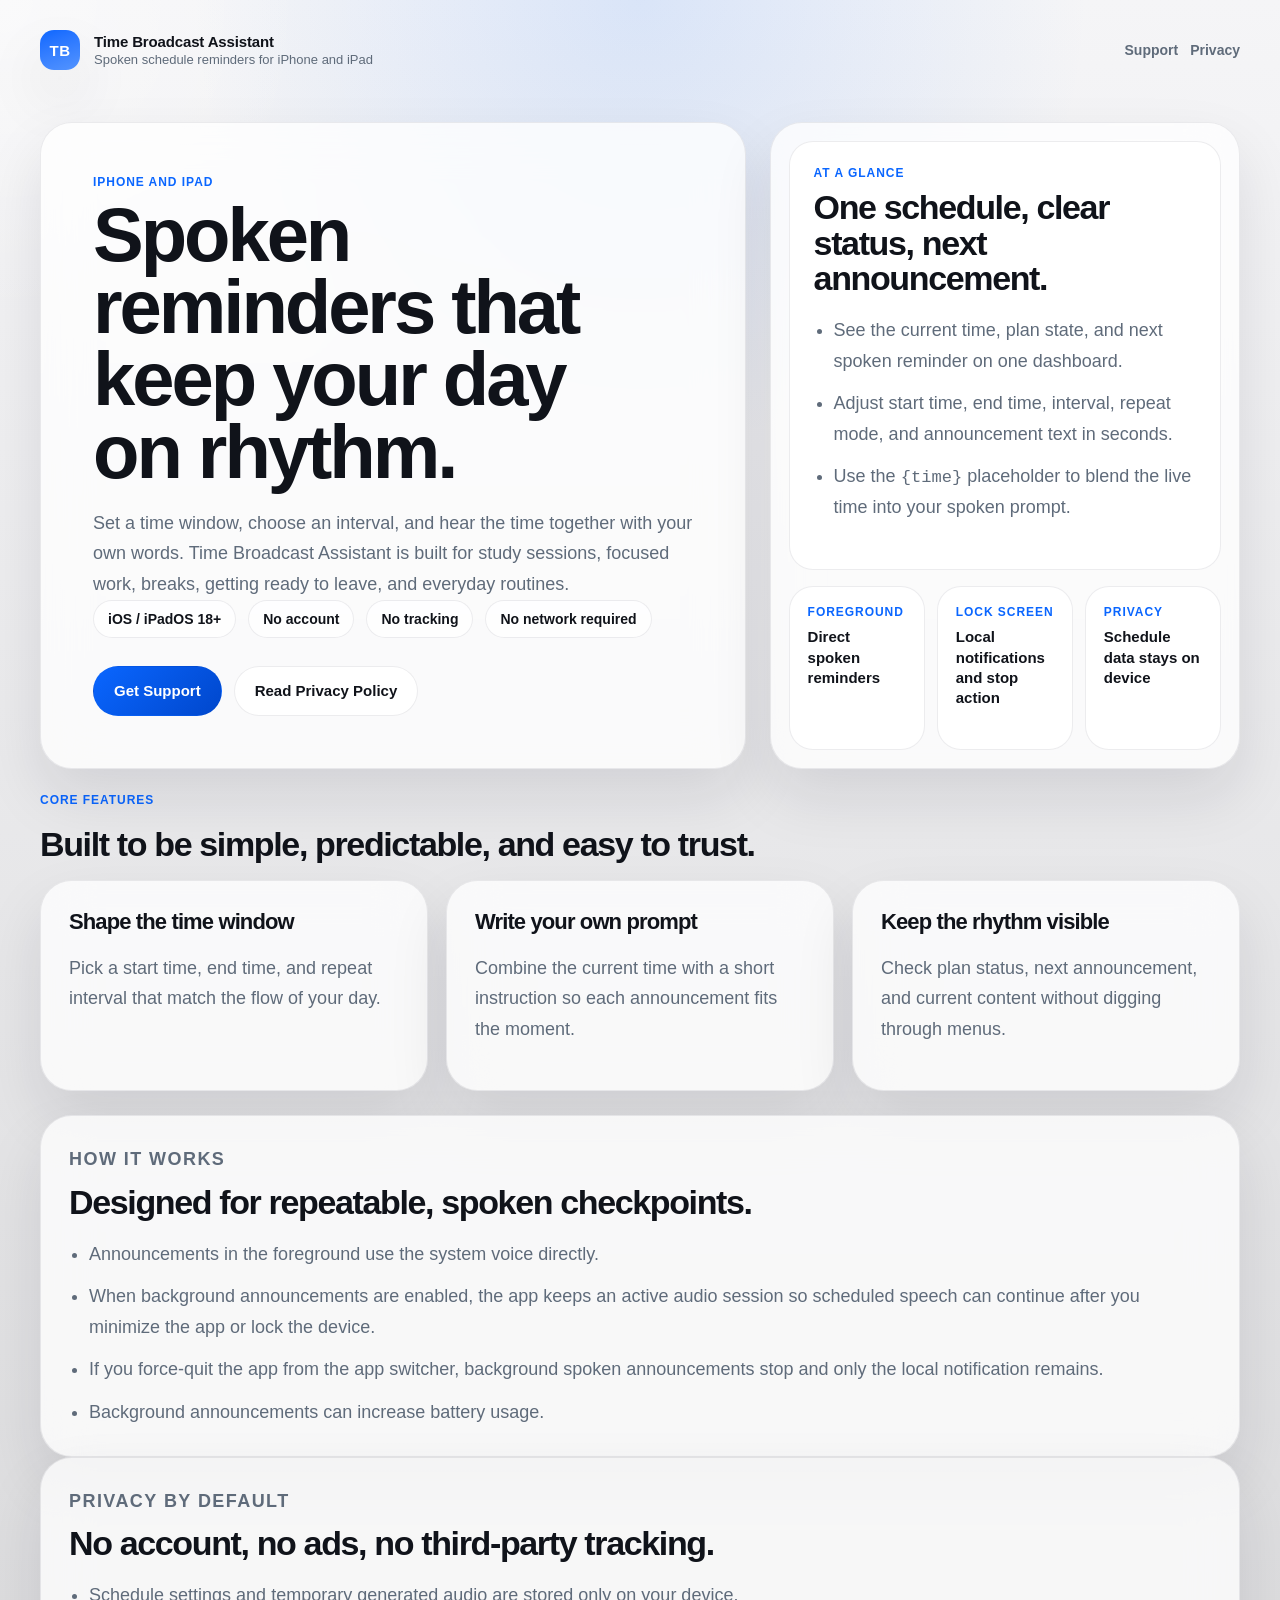
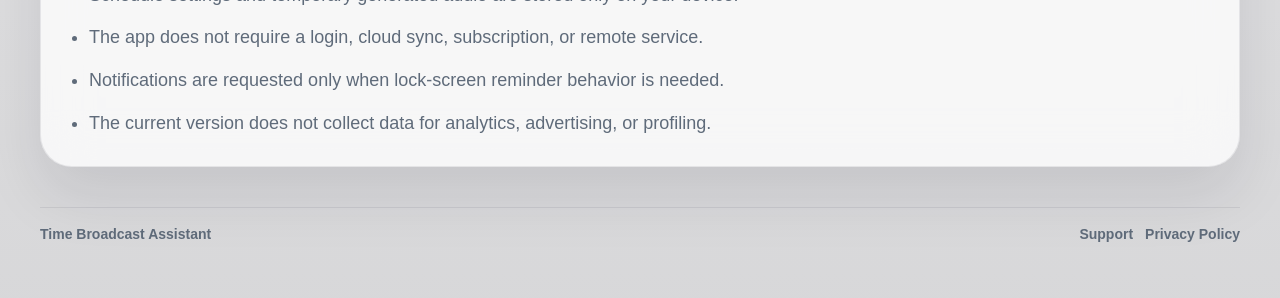
<file: index.html>
<!doctype html>
<html lang="en">
<head>
  <meta charset="utf-8">
  <meta name="viewport" content="width=device-width, initial-scale=1">
  <title>Time Broadcast Assistant</title>
  <meta name="description" content="Time Broadcast Assistant is a lightweight iPhone and iPad app that speaks the time and your custom reminder on the schedule you choose.">
  <link rel="stylesheet" href="styles.css">
</head>
<body>
  <div class="site-shell">
    <header class="site-header">
      <a class="brand" href="index.html">
        <span class="brand-mark">TB</span>
        <span class="brand-copy">
          <strong>Time Broadcast Assistant</strong>
          <span>Spoken schedule reminders for iPhone and iPad</span>
        </span>
      </a>
      <nav class="nav-links" aria-label="Primary">
        <a href="support.html">Support</a>
        <a href="privacy.html">Privacy</a>
      </nav>
    </header>

    <main>
      <section class="hero">
        <div class="hero-copy">
          <p class="kicker">iPhone and iPad</p>
          <h1>Spoken reminders that keep your day on rhythm.</h1>
          <p class="hero-lead">
            Set a time window, choose an interval, and hear the time together with your own words.
            Time Broadcast Assistant is built for study sessions, focused work, breaks, getting ready
            to leave, and everyday routines.
          </p>

          <div class="pill-row">
            <span class="pill">iOS / iPadOS 18+</span>
            <span class="pill">No account</span>
            <span class="pill">No tracking</span>
            <span class="pill">No network required</span>
          </div>

          <div class="actions">
            <a class="button primary" href="support.html">Get Support</a>
            <a class="button secondary" href="privacy.html">Read Privacy Policy</a>
          </div>
        </div>

        <aside class="hero-panel">
          <div class="panel-card">
            <p class="eyebrow">At a glance</p>
            <h2>One schedule, clear status, next announcement.</h2>
            <ul class="stack-list">
              <li>See the current time, plan state, and next spoken reminder on one dashboard.</li>
              <li>Adjust start time, end time, interval, repeat mode, and announcement text in seconds.</li>
              <li>Use the <code>{time}</code> placeholder to blend the live time into your spoken prompt.</li>
            </ul>
          </div>

          <div class="mini-grid">
            <article class="mini-card">
              <p>Foreground</p>
              <strong>Direct spoken reminders</strong>
            </article>
            <article class="mini-card">
              <p>Lock Screen</p>
              <strong>Local notifications and stop action</strong>
            </article>
            <article class="mini-card">
              <p>Privacy</p>
              <strong>Schedule data stays on device</strong>
            </article>
          </div>
        </aside>
      </section>

      <section class="section">
        <div class="section-heading">
          <p class="kicker">Core Features</p>
          <h2>Built to be simple, predictable, and easy to trust.</h2>
        </div>

        <div class="feature-grid">
          <article class="card">
            <h3>Shape the time window</h3>
            <p>Pick a start time, end time, and repeat interval that match the flow of your day.</p>
          </article>
          <article class="card">
            <h3>Write your own prompt</h3>
            <p>Combine the current time with a short instruction so each announcement fits the moment.</p>
          </article>
          <article class="card">
            <h3>Keep the rhythm visible</h3>
            <p>Check plan status, next announcement, and current content without digging through menus.</p>
          </article>
        </div>
      </section>

      <section class="section split-grid">
        <article class="card card-large">
          <p class="eyebrow">How It Works</p>
          <h2>Designed for repeatable, spoken checkpoints.</h2>
          <ul class="detail-list">
            <li>Announcements in the foreground use the system voice directly.</li>
            <li>When background announcements are enabled, the app keeps an active audio session so scheduled speech can continue after you minimize the app or lock the device.</li>
            <li>If you force-quit the app from the app switcher, background spoken announcements stop and only the local notification remains.</li>
            <li>Background announcements can increase battery usage.</li>
          </ul>
        </article>

        <article class="card card-large">
          <p class="eyebrow">Privacy By Default</p>
          <h2>No account, no ads, no third-party tracking.</h2>
          <ul class="detail-list">
            <li>Schedule settings and temporary generated audio are stored only on your device.</li>
            <li>The app does not require a login, cloud sync, subscription, or remote service.</li>
            <li>Notifications are requested only when lock-screen reminder behavior is needed.</li>
            <li>The current version does not collect data for analytics, advertising, or profiling.</li>
          </ul>
        </article>
      </section>
    </main>

    <footer class="site-footer">
      <p>Time Broadcast Assistant</p>
      <div class="footer-links">
        <a href="support.html">Support</a>
        <a href="privacy.html">Privacy Policy</a>
      </div>
    </footer>
  </div>
</body>
</html>
</file>
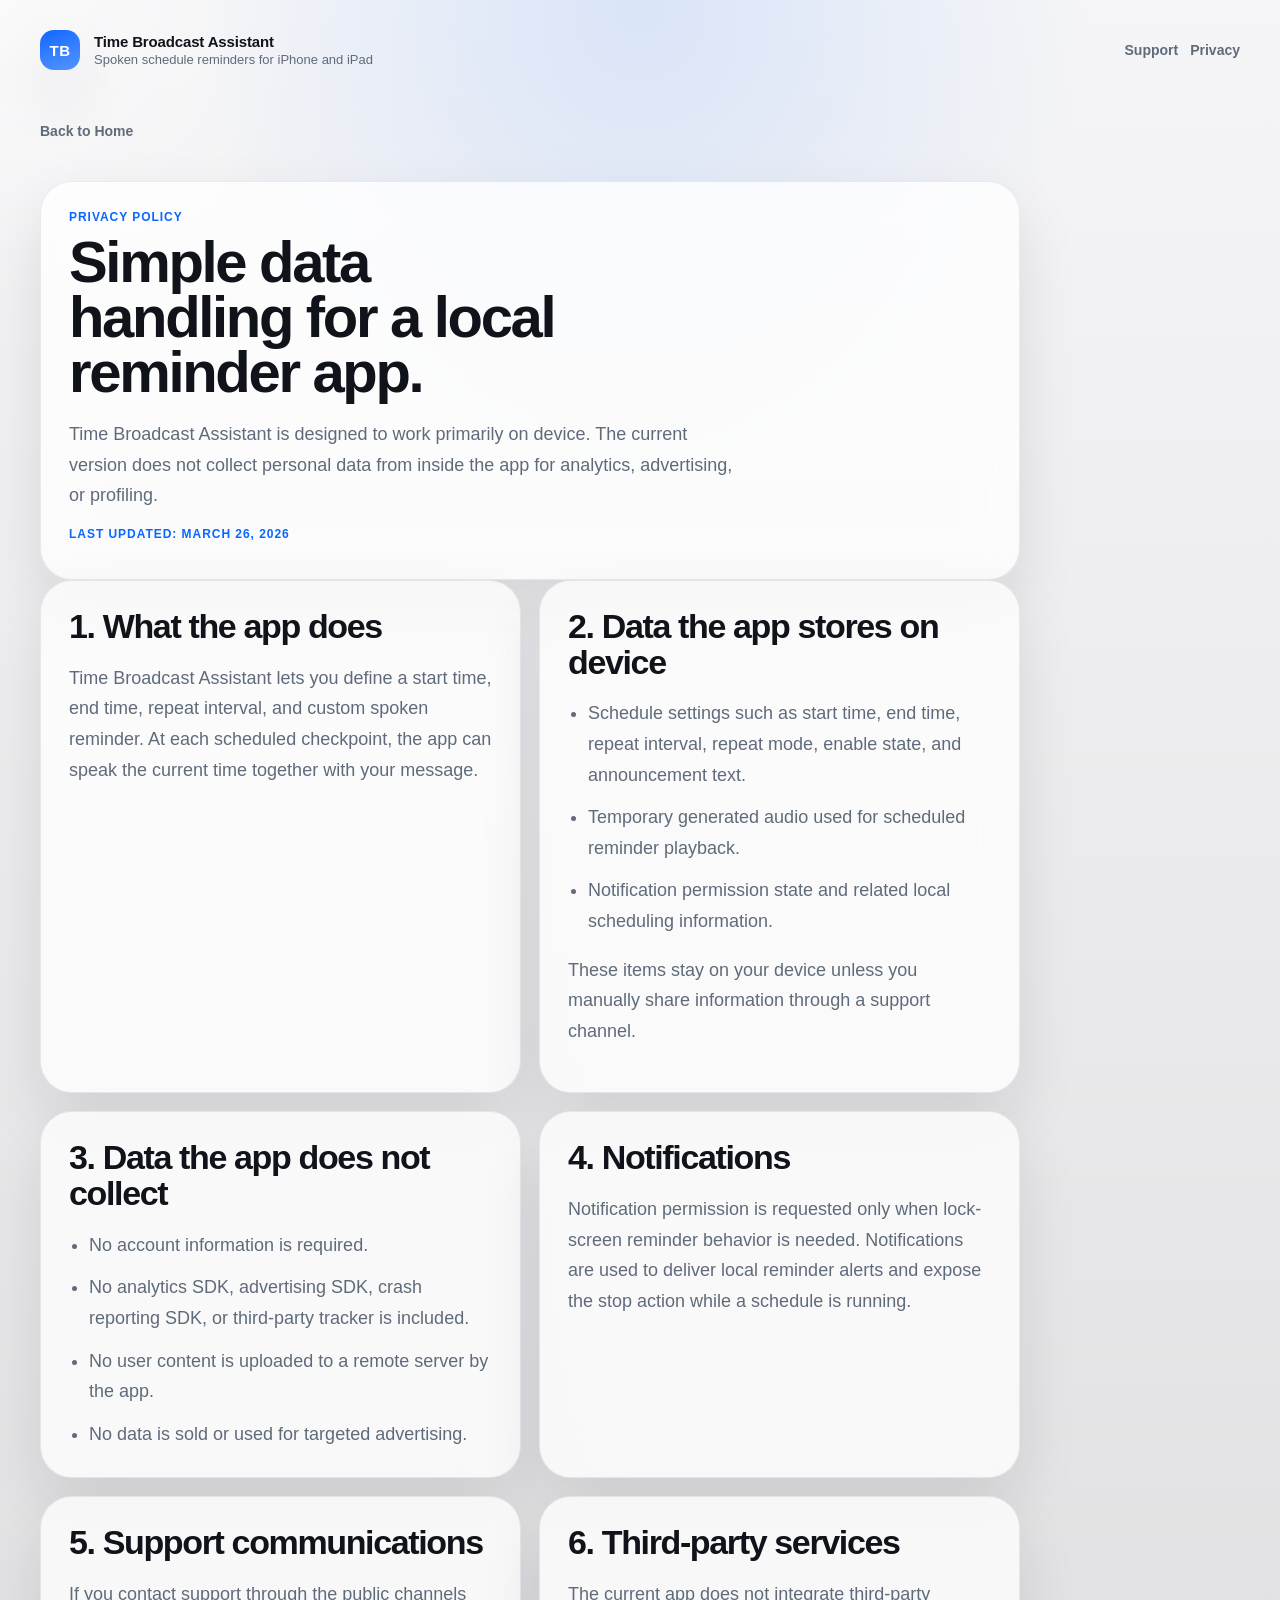
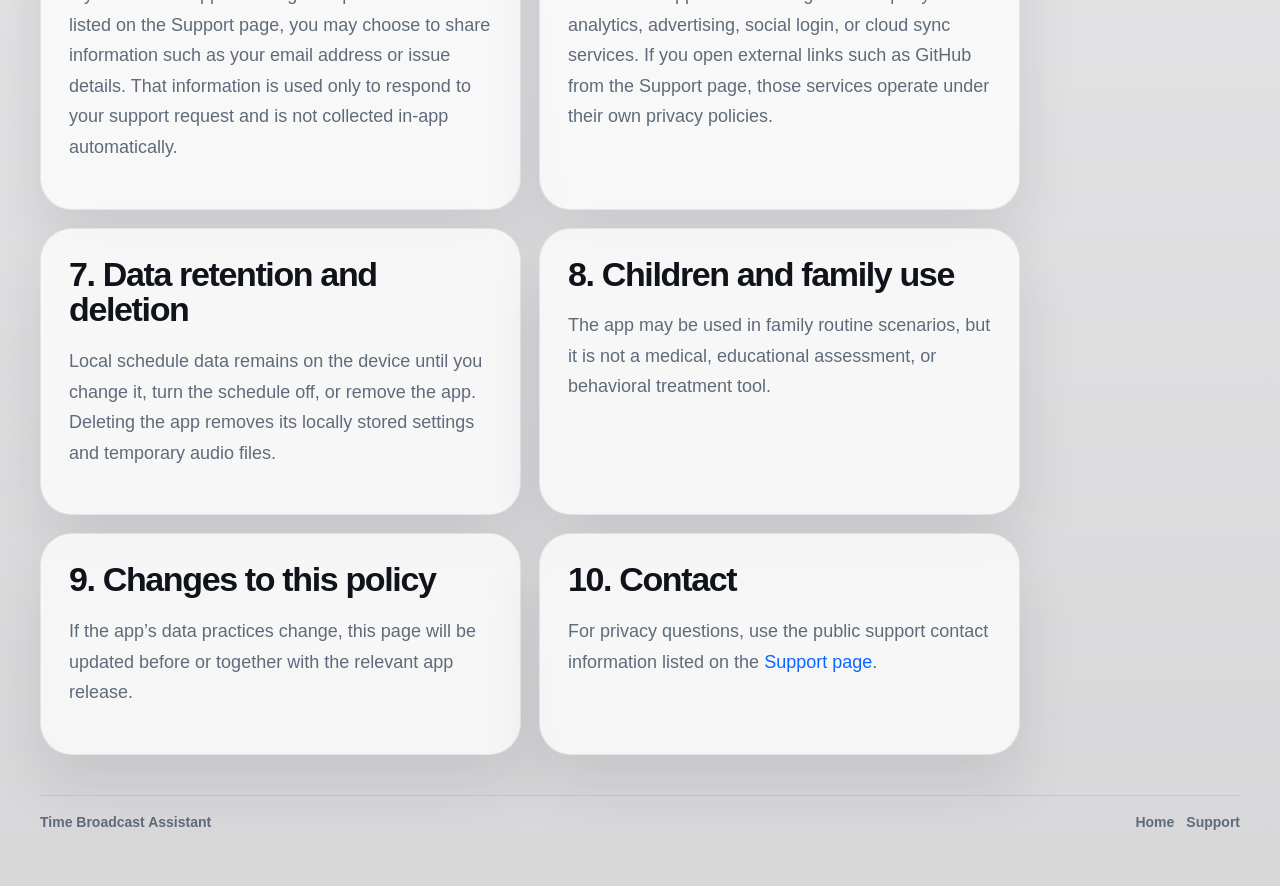
<file: privacy.html>
<!doctype html>
<html lang="en">
<head>
  <meta charset="utf-8">
  <meta name="viewport" content="width=device-width, initial-scale=1">
  <title>Privacy Policy - Time Broadcast Assistant</title>
  <meta name="description" content="Privacy Policy for Time Broadcast Assistant.">
  <link rel="stylesheet" href="styles.css">
</head>
<body>
  <div class="site-shell">
    <header class="site-header">
      <a class="brand" href="index.html">
        <span class="brand-mark">TB</span>
        <span class="brand-copy">
          <strong>Time Broadcast Assistant</strong>
          <span>Spoken schedule reminders for iPhone and iPad</span>
        </span>
      </a>
      <nav class="nav-links" aria-label="Primary">
        <a href="support.html">Support</a>
        <a aria-current="page" href="privacy.html">Privacy</a>
      </nav>
    </header>

    <main class="content-page">
      <a class="back-link" href="index.html">Back to Home</a>

      <section class="section page-hero">
        <p class="kicker">Privacy Policy</p>
        <h1>Simple data handling for a local reminder app.</h1>
        <p class="page-lead">
          Time Broadcast Assistant is designed to work primarily on device. The current version does
          not collect personal data from inside the app for analytics, advertising, or profiling.
        </p>
        <p class="meta-note">Last updated: March 26, 2026</p>
      </section>

      <section class="policy-grid">
        <article class="card card-large">
          <h2>1. What the app does</h2>
          <p>
            Time Broadcast Assistant lets you define a start time, end time, repeat interval, and
            custom spoken reminder. At each scheduled checkpoint, the app can speak the current time
            together with your message.
          </p>
        </article>

        <article class="card card-large">
          <h2>2. Data the app stores on device</h2>
          <ul class="detail-list">
            <li>Schedule settings such as start time, end time, repeat interval, repeat mode, enable state, and announcement text.</li>
            <li>Temporary generated audio used for scheduled reminder playback.</li>
            <li>Notification permission state and related local scheduling information.</li>
          </ul>
          <p>These items stay on your device unless you manually share information through a support channel.</p>
        </article>

        <article class="card card-large">
          <h2>3. Data the app does not collect</h2>
          <ul class="detail-list">
            <li>No account information is required.</li>
            <li>No analytics SDK, advertising SDK, crash reporting SDK, or third-party tracker is included.</li>
            <li>No user content is uploaded to a remote server by the app.</li>
            <li>No data is sold or used for targeted advertising.</li>
          </ul>
        </article>

        <article class="card card-large">
          <h2>4. Notifications</h2>
          <p>
            Notification permission is requested only when lock-screen reminder behavior is needed.
            Notifications are used to deliver local reminder alerts and expose the stop action while
            a schedule is running.
          </p>
        </article>

        <article class="card card-large">
          <h2>5. Support communications</h2>
          <p>
            If you contact support through the public channels listed on the Support page, you may
            choose to share information such as your email address or issue details. That information
            is used only to respond to your support request and is not collected in-app automatically.
          </p>
        </article>

        <article class="card card-large">
          <h2>6. Third-party services</h2>
          <p>
            The current app does not integrate third-party analytics, advertising, social login, or
            cloud sync services. If you open external links such as GitHub from the Support page,
            those services operate under their own privacy policies.
          </p>
        </article>

        <article class="card card-large">
          <h2>7. Data retention and deletion</h2>
          <p>
            Local schedule data remains on the device until you change it, turn the schedule off, or
            remove the app. Deleting the app removes its locally stored settings and temporary audio files.
          </p>
        </article>

        <article class="card card-large">
          <h2>8. Children and family use</h2>
          <p>
            The app may be used in family routine scenarios, but it is not a medical, educational
            assessment, or behavioral treatment tool.
          </p>
        </article>

        <article class="card card-large">
          <h2>9. Changes to this policy</h2>
          <p>
            If the app’s data practices change, this page will be updated before or together with the
            relevant app release.
          </p>
        </article>

        <article class="card card-large">
          <h2>10. Contact</h2>
          <p>
            For privacy questions, use the public support contact information listed on the
            <a href="support.html">Support page</a>.
          </p>
        </article>
      </section>
    </main>

    <footer class="site-footer">
      <p>Time Broadcast Assistant</p>
      <div class="footer-links">
        <a href="index.html">Home</a>
        <a href="support.html">Support</a>
      </div>
    </footer>
  </div>
</body>
</html>
</file>
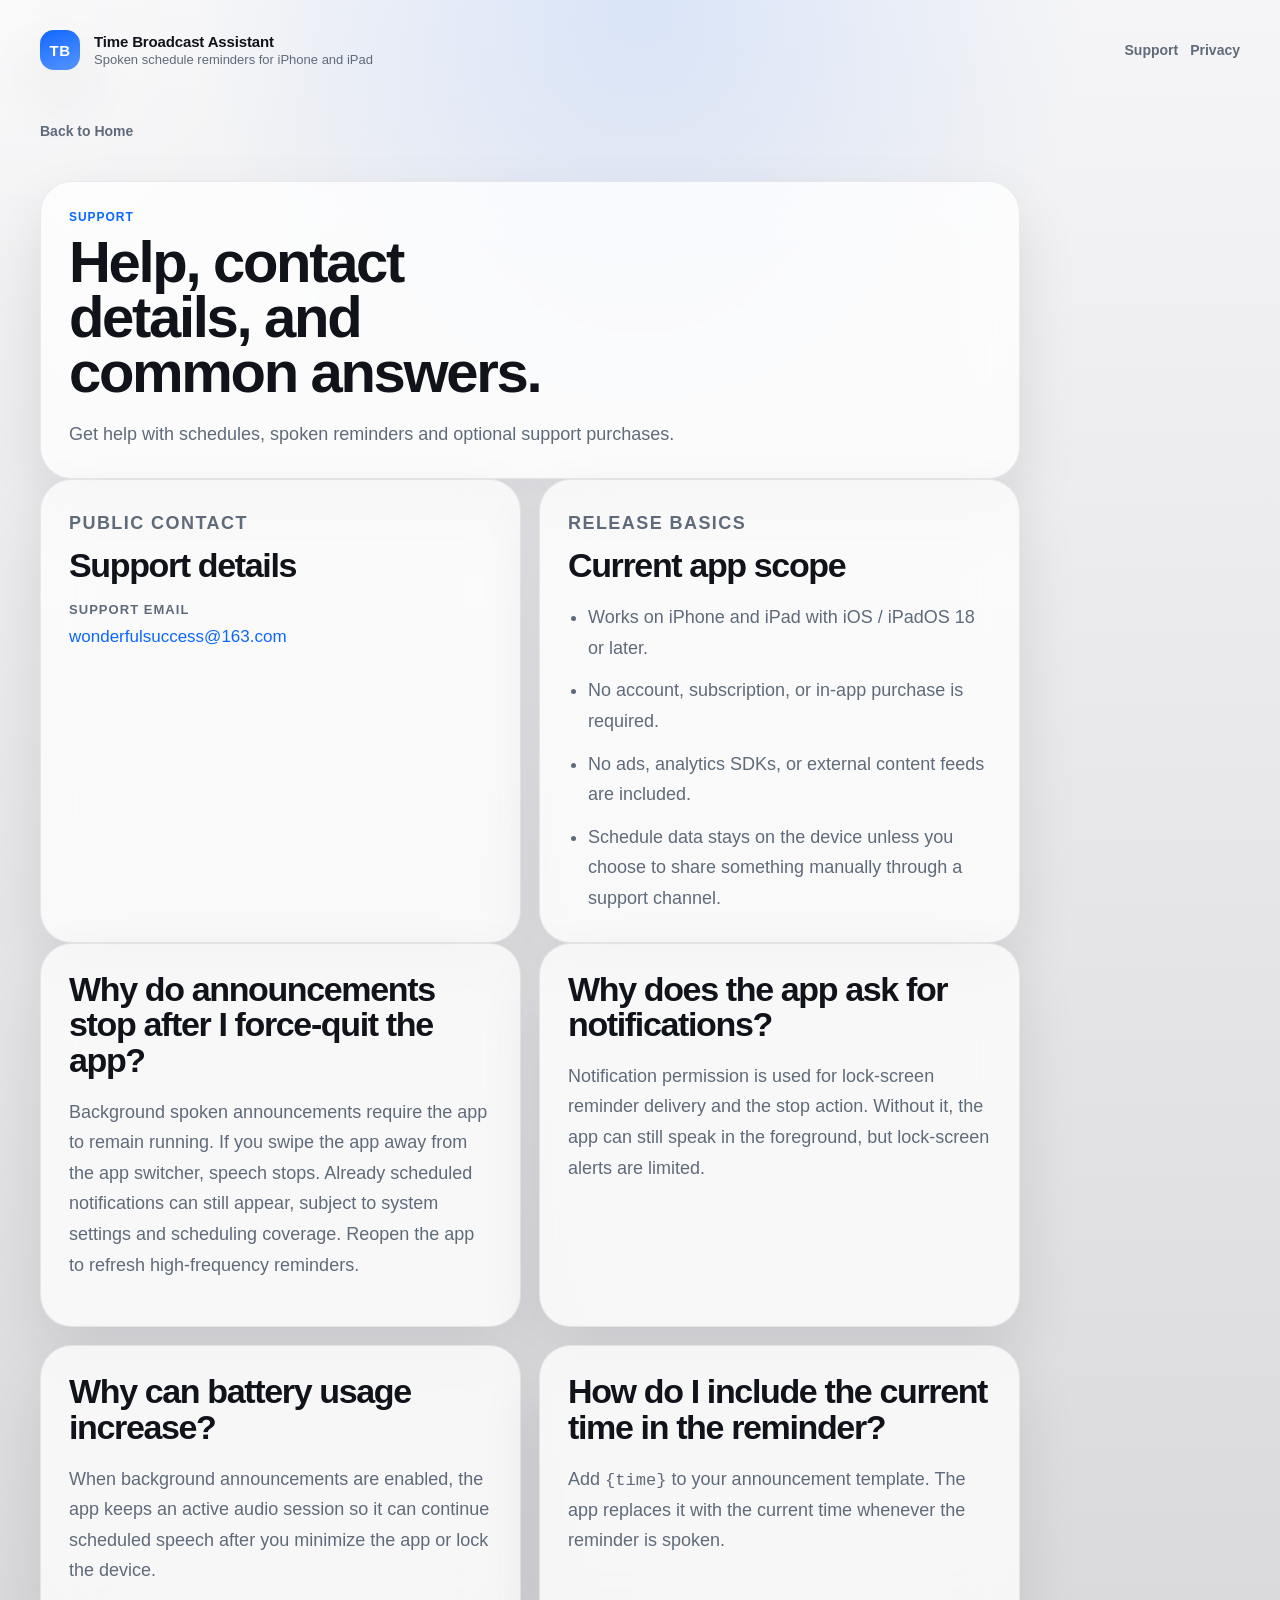
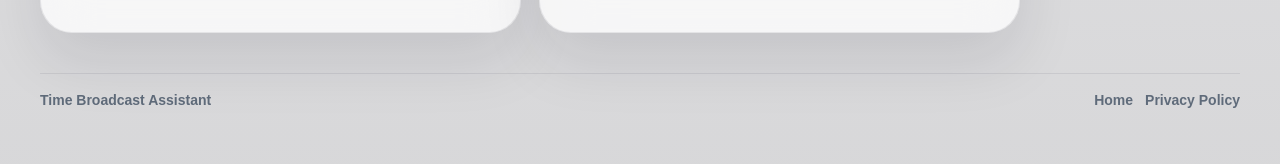
<file: support.html>
<!doctype html>
<html lang="en">
<head>
  <meta charset="utf-8">
  <meta name="viewport" content="width=device-width, initial-scale=1">
  <title>Support - Time Broadcast Assistant</title>
  <meta name="description" content="Support information for Time Broadcast Assistant.">
  <link rel="stylesheet" href="styles.css">
</head>
<body>
  <div class="site-shell">
    <header class="site-header">
      <a class="brand" href="index.html">
        <span class="brand-mark">TB</span>
        <span class="brand-copy">
          <strong>Time Broadcast Assistant</strong>
          <span>Spoken schedule reminders for iPhone and iPad</span>
        </span>
      </a>
      <nav class="nav-links" aria-label="Primary">
        <a aria-current="page" href="support.html">Support</a>
        <a href="privacy.html">Privacy</a>
      </nav>
    </header>

    <main class="content-page">
      <a class="back-link" href="index.html">Back to Home</a>

      <section class="section page-hero">
        <p class="kicker">Support</p>
        <h1>Help, contact details, and common answers.</h1>
        <p class="page-lead">
          Get help with schedules, spoken reminders and optional support purchases.
        </p>
      </section>


      <section class="info-grid">
        <article class="card">
          <p class="eyebrow">Public Contact</p>
          <h2>Support details</h2>
          <dl class="contact-list">
            <div>
              <dt>Support email</dt>
              <dd><a href="mailto:wonderfulsuccess@163.com">wonderfulsuccess@163.com</a></dd>
            </div>
          </dl>
        </article>

        <article class="card">
          <p class="eyebrow">Release Basics</p>
          <h2>Current app scope</h2>
          <ul class="detail-list">
            <li>Works on iPhone and iPad with iOS / iPadOS 18 or later.</li>
            <li>No account, subscription, or in-app purchase is required.</li>
            <li>No ads, analytics SDKs, or external content feeds are included.</li>
            <li>Schedule data stays on the device unless you choose to share something manually through a support channel.</li>
          </ul>
        </article>
      </section>

      <section class="faq-grid">
        <article class="card">
          <h2>Why do announcements stop after I force-quit the app?</h2>
          <p>
            Background spoken announcements require the app to remain running. If you swipe the app
            away from the app switcher, speech stops. Already scheduled notifications can still appear,
            subject to system settings and scheduling coverage. Reopen the app to refresh high-frequency reminders.
          </p>
        </article>

        <article class="card">
          <h2>Why does the app ask for notifications?</h2>
          <p>
            Notification permission is used for lock-screen reminder delivery and the stop action.
            Without it, the app can still speak in the foreground, but lock-screen alerts are limited.
          </p>
        </article>

        <article class="card">
          <h2>Why can battery usage increase?</h2>
          <p>
            When background announcements are enabled, the app keeps an active audio session so it can
            continue scheduled speech after you minimize the app or lock the device.
          </p>
        </article>

        <article class="card">
          <h2>How do I include the current time in the reminder?</h2>
          <p>
            Add <code>{time}</code> to your announcement template. The app replaces it with the current
            time whenever the reminder is spoken.
          </p>
        </article>
      </section>
    </main>

    <footer class="site-footer">
      <p>Time Broadcast Assistant</p>
      <div class="footer-links">
        <a href="index.html">Home</a>
        <a href="privacy.html">Privacy Policy</a>
      </div>
    </footer>
  </div>
</body>
</html>
</file>
<file: styles.css>
:root {
  color-scheme: light dark;
  --canvas: #f5f5f7;
  --canvas-strong: #ffffff;
  --surface: rgba(255, 255, 255, 0.76);
  --surface-strong: rgba(255, 255, 255, 0.92);
  --line: rgba(17, 24, 39, 0.08);
  --text: #10131a;
  --muted: #5f6b7a;
  --brand: #0a66ff;
  --brand-strong: #0047cc;
  --shadow: 0 28px 60px rgba(15, 23, 42, 0.10);
  --radius-xl: 32px;
  --radius-lg: 24px;
}

@media (prefers-color-scheme: dark) {
  :root {
    --canvas: #0d1117;
    --canvas-strong: #121821;
    --surface: rgba(18, 24, 33, 0.82);
    --surface-strong: rgba(18, 24, 33, 0.94);
    --line: rgba(255, 255, 255, 0.08);
    --text: #f5f7fb;
    --muted: #a7b0bd;
    --brand: #56a3ff;
    --brand-strong: #8bc0ff;
    --shadow: none;
  }
}

* {
  box-sizing: border-box;
}

html,
body {
  margin: 0;
  min-height: 100%;
}

body {
  font-family: "SF Pro Display", "SF Pro Text", "Helvetica Neue", "Segoe UI", sans-serif;
  color: var(--text);
  background:
    radial-gradient(circle at top center, rgba(92, 154, 255, 0.18), transparent 28rem),
    radial-gradient(circle at left top, rgba(255, 255, 255, 0.5), transparent 20rem),
    linear-gradient(180deg, var(--canvas), color-mix(in srgb, var(--canvas) 88%, black));
}

a {
  color: var(--brand);
  text-decoration: none;
}

a:hover {
  color: var(--brand-strong);
}

code {
  font-family: "SF Mono", "SFMono-Regular", ui-monospace, monospace;
  font-size: 0.95em;
}

.site-shell {
  width: min(1200px, calc(100vw - 32px));
  margin: 0 auto;
  padding: 20px 0 56px;
}

.site-header,
.site-footer {
  display: flex;
  align-items: center;
  justify-content: space-between;
  gap: 16px;
}

.site-header {
  padding: 10px 0 28px;
}

.brand {
  display: inline-flex;
  align-items: center;
  gap: 14px;
  color: inherit;
}

.brand-mark {
  width: 40px;
  height: 40px;
  display: inline-flex;
  align-items: center;
  justify-content: center;
  border-radius: 14px;
  background: linear-gradient(160deg, var(--brand), color-mix(in srgb, var(--brand) 70%, white));
  color: white;
  font-size: 15px;
  font-weight: 700;
  letter-spacing: 0.04em;
  box-shadow: var(--shadow);
}

.brand-copy {
  display: grid;
  gap: 2px;
}

.brand-copy strong {
  font-size: 15px;
  letter-spacing: -0.01em;
}

.brand-copy span:last-child {
  color: var(--muted);
  font-size: 13px;
}

.nav-links,
.footer-links,
.actions,
.pill-row {
  display: flex;
  align-items: center;
  gap: 12px;
  flex-wrap: wrap;
}

.nav-links a,
.footer-links a,
.back-link {
  color: var(--muted);
  font-size: 14px;
  font-weight: 600;
}

.hero,
.section,
.content-page {
  margin-top: 24px;
}

.hero {
  display: grid;
  grid-template-columns: minmax(0, 1.2fr) minmax(320px, 0.8fr);
  gap: 24px;
  align-items: stretch;
}

.hero-copy,
.hero-panel,
.page-hero,
.card,
.notice-card {
  border: 1px solid var(--line);
  background: var(--surface);
  border-radius: var(--radius-xl);
  box-shadow: var(--shadow);
  backdrop-filter: blur(24px);
}

.hero-copy {
  padding: clamp(28px, 5vw, 52px);
}

.hero-panel {
  padding: 18px;
  display: grid;
  gap: 16px;
}

.panel-card,
.mini-card {
  border-radius: var(--radius-lg);
  border: 1px solid var(--line);
  background: var(--surface-strong);
}

.panel-card {
  padding: 24px;
}

.mini-grid {
  display: grid;
  grid-template-columns: repeat(3, minmax(0, 1fr));
  gap: 12px;
}

.mini-card {
  padding: 18px;
}

.mini-card p,
.eyebrow,
.kicker,
.meta-note,
.notice-title {
  margin: 0 0 10px;
  color: var(--brand);
  font-size: 12px;
  font-weight: 700;
  letter-spacing: 0.08em;
  text-transform: uppercase;
}

.mini-card p {
  margin-bottom: 8px;
}

.mini-card strong {
  font-size: 15px;
  line-height: 1.35;
}

h1,
h2,
h3 {
  margin: 0;
  letter-spacing: -0.04em;
}

h1 {
  font-size: clamp(40px, 7vw, 76px);
  line-height: 0.95;
  max-width: 12ch;
}

.page-hero h1,
.empty-card h1 {
  max-width: 16ch;
  font-size: clamp(34px, 6vw, 58px);
}

h2 {
  font-size: clamp(26px, 3vw, 34px);
  line-height: 1.05;
}

h3 {
  font-size: 22px;
  line-height: 1.15;
}

.hero-lead,
.page-lead,
.card p,
.card li,
.notice-copy,
.panel-card li,
.detail-list li,
.stack-list li {
  color: var(--muted);
  font-size: 18px;
  line-height: 1.7;
}

.hero-lead,
.page-lead {
  max-width: 42rem;
  margin: 20px 0 0;
}

.pill {
  padding: 10px 14px;
  border-radius: 999px;
  border: 1px solid var(--line);
  background: color-mix(in srgb, var(--surface-strong) 86%, transparent);
  color: var(--text);
  font-size: 14px;
  font-weight: 600;
}

.actions {
  margin-top: 28px;
}

.button {
  min-height: 50px;
  padding: 0 20px;
  border-radius: 999px;
  display: inline-flex;
  align-items: center;
  justify-content: center;
  font-size: 15px;
  font-weight: 700;
  border: 1px solid transparent;
}

.button.primary {
  color: white;
  background: linear-gradient(135deg, var(--brand), var(--brand-strong));
}

.button.secondary {
  color: var(--text);
  background: var(--surface-strong);
  border-color: var(--line);
}

.section-heading {
  display: grid;
  gap: 10px;
  margin-bottom: 18px;
}

.feature-grid,
.info-grid,
.faq-grid,
.policy-grid {
  display: grid;
  gap: 18px;
}

.feature-grid {
  grid-template-columns: repeat(3, minmax(0, 1fr));
}

.split-grid,
.info-grid {
  grid-template-columns: repeat(2, minmax(0, 1fr));
  gap: 18px;
}

.faq-grid,
.policy-grid {
  grid-template-columns: repeat(2, minmax(0, 1fr));
}

.card,
.page-hero,
.notice-card {
  padding: 28px;
}

.card-large {
  min-height: 100%;
}

.detail-list,
.stack-list {
  margin: 18px 0 0;
  padding-left: 20px;
}

.stack-list li + li,
.detail-list li + li {
  margin-top: 12px;
}

.contact-list {
  margin: 18px 0 0;
}

.contact-list div + div {
  margin-top: 18px;
}

.contact-list dt {
  font-size: 13px;
  font-weight: 700;
  letter-spacing: 0.08em;
  text-transform: uppercase;
  color: var(--muted);
  margin-bottom: 6px;
}

.contact-list dd {
  margin: 0;
  font-size: 17px;
  line-height: 1.6;
  color: var(--text);
}

.placeholder {
  color: #bf4d19;
}

.notice-card {
  margin-bottom: 18px;
  background: linear-gradient(180deg, color-mix(in srgb, var(--brand) 9%, var(--surface)), var(--surface));
}

.notice-title {
  margin-bottom: 8px;
}

.meta-note {
  margin-top: 16px;
}

.content-page {
  max-width: 980px;
}

.back-link {
  display: inline-flex;
  margin-bottom: 18px;
}

.site-footer {
  margin-top: 40px;
  padding-top: 18px;
  border-top: 1px solid var(--line);
}

.site-footer p {
  margin: 0;
  color: var(--muted);
  font-size: 14px;
  font-weight: 600;
}

.empty-card {
  text-align: center;
  padding: 40px;
}

.empty-card .page-lead {
  margin-left: auto;
  margin-right: auto;
}

@media (max-width: 1024px) {
  .hero,
  .feature-grid,
  .split-grid,
  .info-grid,
  .faq-grid,
  .policy-grid,
  .mini-grid {
    grid-template-columns: 1fr;
  }

  h1 {
    max-width: none;
  }
}

@media (max-width: 720px) {
  .site-shell {
    width: min(100vw - 20px, 720px);
    padding-bottom: 40px;
  }

  .site-header,
  .site-footer {
    flex-direction: column;
    align-items: flex-start;
  }

  .hero-copy,
  .hero-panel,
  .card,
  .page-hero,
  .notice-card {
    padding: 22px;
  }

  .hero-lead,
  .page-lead,
  .card p,
  .card li,
  .notice-copy,
  .panel-card li,
  .detail-list li,
  .stack-list li,
  .contact-list dd {
    font-size: 16px;
  }
}
</file>
